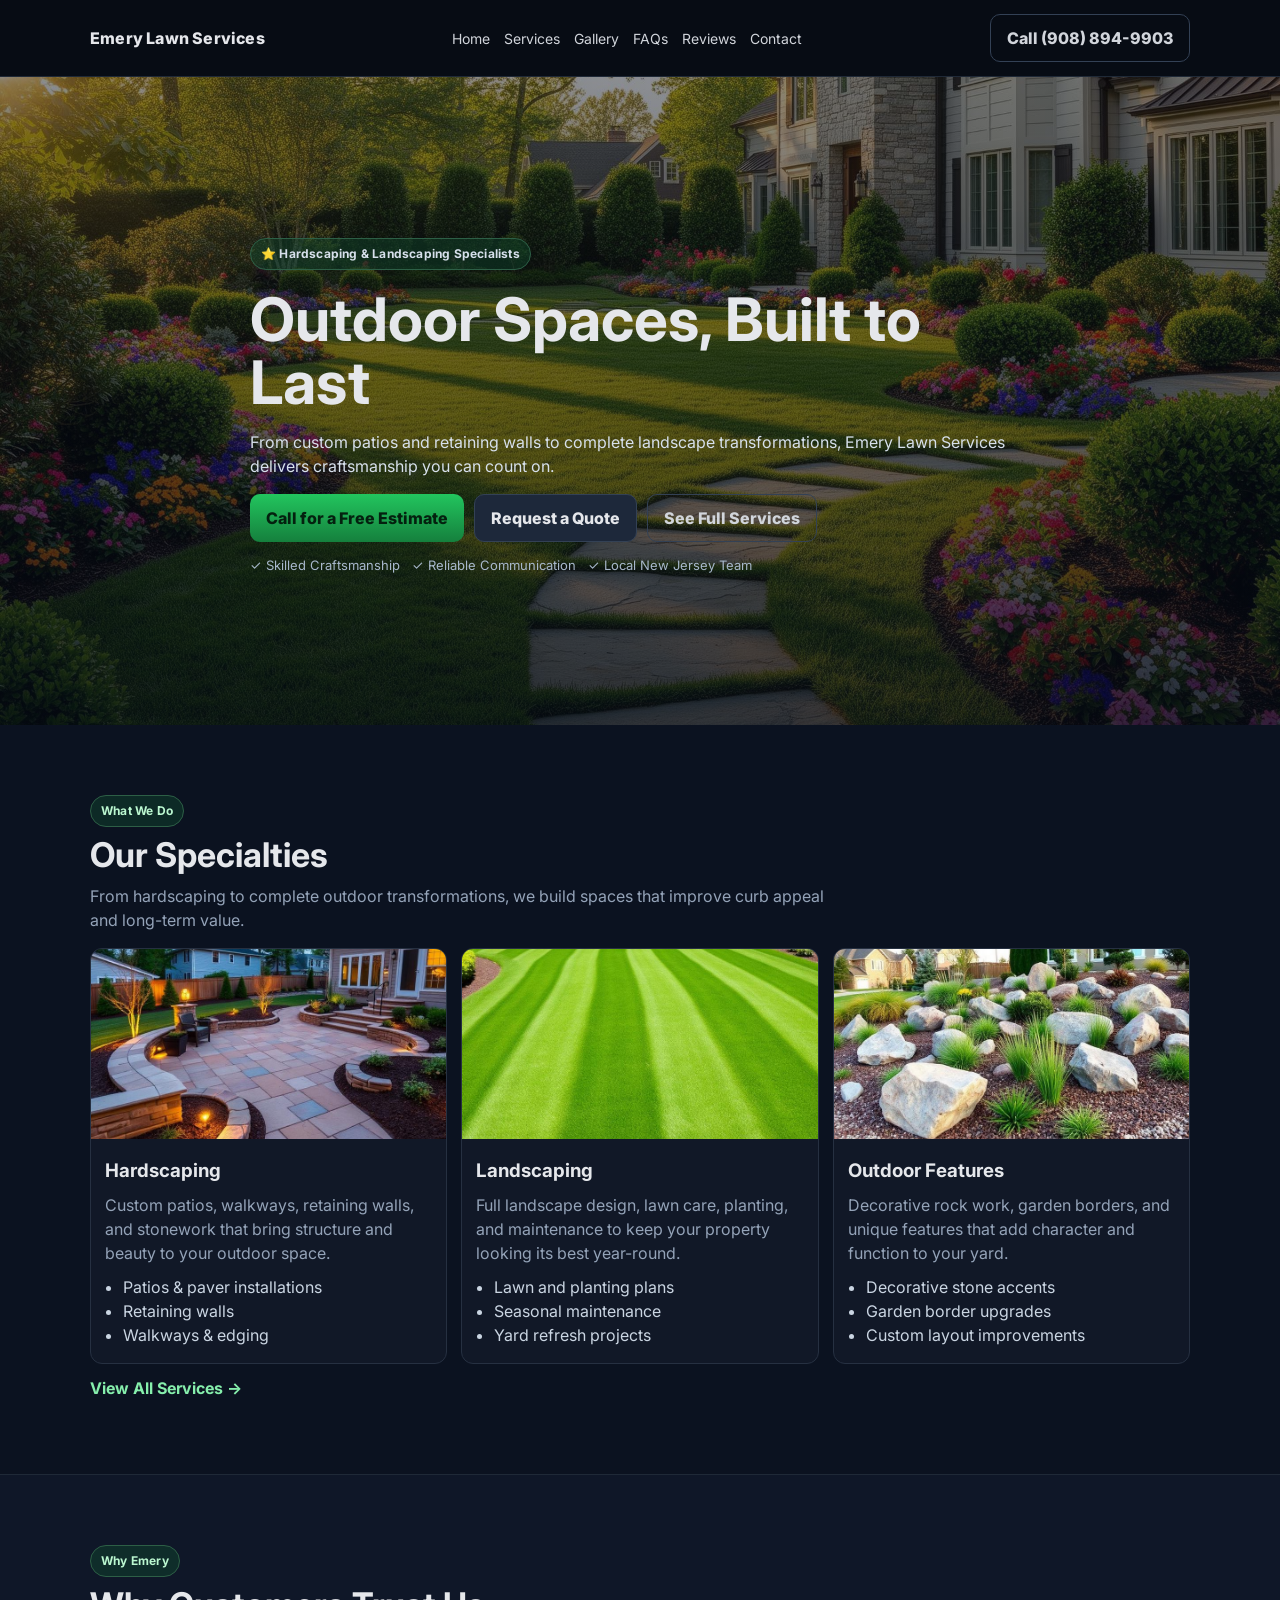
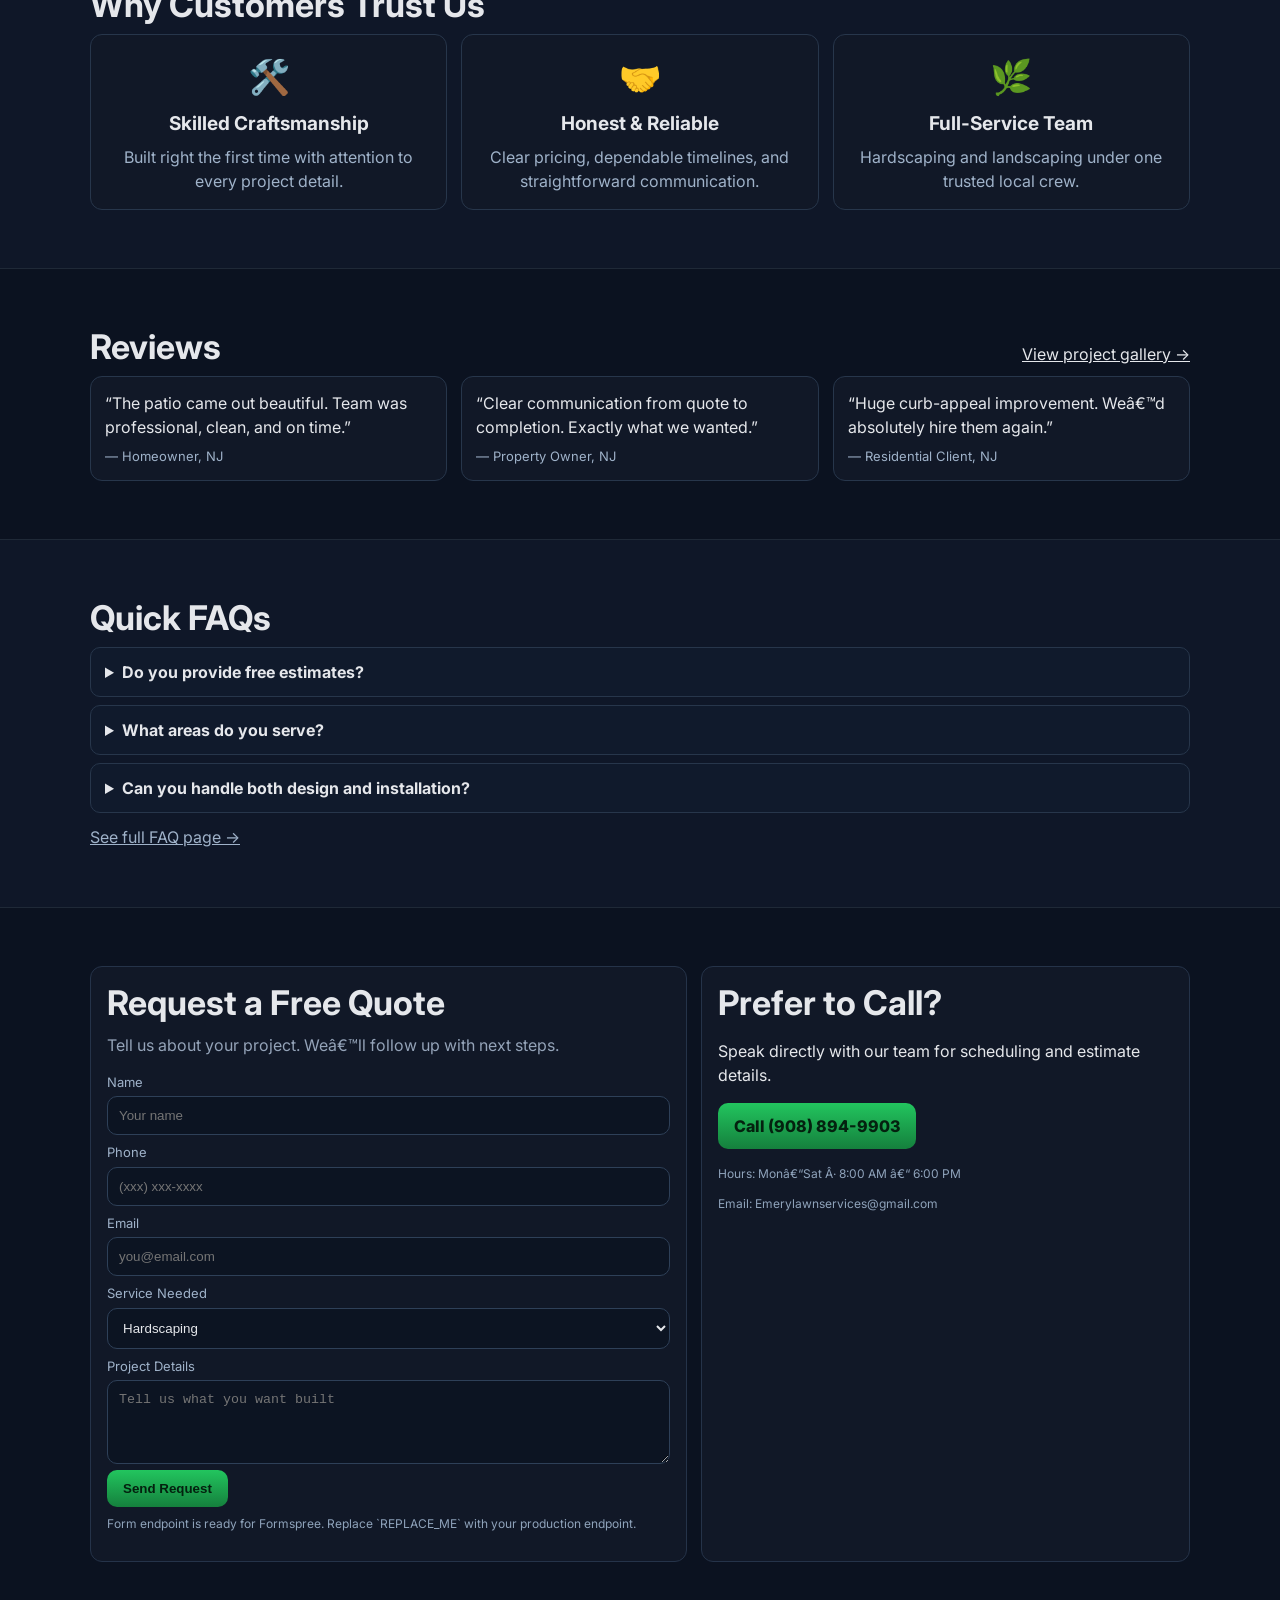
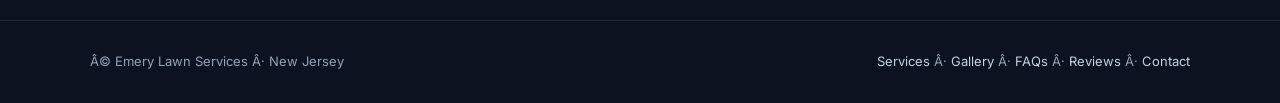
<file: index.html>
﻿<!doctype html>
<html lang="en">
<head>
  <meta charset="UTF-8" />
  <meta name="viewport" content="width=device-width, initial-scale=1" />
  <title>Emery Lawn Services | Landscaping & Hardscaping in New Jersey</title>
  <meta name="description" content="Emery Lawn Services delivers landscaping, hardscaping, and outdoor feature builds in New Jersey. Request a free estimate today." />
  <meta property="og:title" content="Emery Lawn Services" />
  <meta property="og:description" content="Landscaping, hardscaping, and outdoor transformations in New Jersey." />
  <meta property="og:type" content="website" />
  <meta property="og:image" content="./assets/hero-landscaping-CQI2bd4Q.jpg" />
  <meta name="twitter:card" content="summary_large_image" />
  <link rel="preconnect" href="https://fonts.googleapis.com">
  <link rel="preconnect" href="https://fonts.gstatic.com" crossorigin>
  <link href="https://fonts.googleapis.com/css2?family=Inter:wght@400;600;700;800&display=swap" rel="stylesheet">
  <link rel="stylesheet" href="./emery.css" />

  <!-- Replace with your real IDs -->
  <script>
    window.GA_MEASUREMENT_ID = "G-REPLACE_ME";
    window.META_PIXEL_ID = "REPLACE_ME";
  </script>
  <script async src="https://www.googletagmanager.com/gtag/js?id=G-REPLACE_ME"></script>
  <script>
    window.dataLayer = window.dataLayer || [];
    function gtag(){dataLayer.push(arguments);}
    gtag('js', new Date());
    gtag('config', window.GA_MEASUREMENT_ID);
  </script>
  <script>
    !function(f,b,e,v,n,t,s){if(f.fbq)return;n=f.fbq=function(){n.callMethod?
    n.callMethod.apply(n,arguments):n.queue.push(arguments)};if(!f._fbq)f._fbq=n;
    n.push=n;n.loaded=!0;n.version='2.0';n.queue=[];t=b.createElement(e);t.async=!0;
    t.src=v;s=b.getElementsByTagName(e)[0];s.parentNode.insertBefore(t,s)}(window, document,'script','https://connect.facebook.net/en_US/fbevents.js');
    fbq('init', window.META_PIXEL_ID);
    fbq('track', 'PageView');
  </script>

  <script type="application/ld+json">
  {
    "@context":"https://schema.org",
    "@type":"LocalBusiness",
    "name":"Emery Lawn Services",
    "description":"Landscaping and hardscaping specialists serving New Jersey.",
    "telephone":"+1-908-894-9903",
    "areaServed":"New Jersey",
    "serviceType":["Landscaping","Hardscaping","Outdoor Features"],
    "url":"https://hookpilothq.github.io/Emery-Lawn-Services/"
  }
  </script>
</head>
<body>
  <header class="topbar">
    <div class="container row topbar-inner">
      <div class="logo">Emery Lawn Services</div>
      <nav class="nav" aria-label="Main navigation">
        <a href="./index.html">Home</a>
        <a href="./services.html">Services</a>
        <a href="./gallery.html">Gallery</a>
        <a href="./faq.html">FAQs</a>
        <a href="./reviews.html">Reviews</a>
        <a href="./contact.html">Contact</a>
      </nav>
      <a class="btn ghost" href="tel:9088949903">Call (908) 894-9903</a>
    </div>
  </header>

  <section class="hero">
    <img class="hero-bg" src="./assets/hero-landscaping-CQI2bd4Q.jpg" alt="Emery Lawn Services landscaping project" loading="eager" />
    <div class="overlay"></div>
    <div class="container hero-content">
      <p class="eyebrow">⭐ Hardscaping & Landscaping Specialists</p>
      <h1>Outdoor Spaces, Built to Last</h1>
      <p>From custom patios and retaining walls to complete landscape transformations, Emery Lawn Services delivers craftsmanship you can count on.</p>
      <div class="cta-row">
        <a class="btn" href="tel:9088949903">Call for a Free Estimate</a>
        <a class="btn alt" href="./contact.html">Request a Quote</a>
        <a class="btn ghost" href="./services.html">See Full Services</a>
      </div>
      <div class="trust">
        <span>✓ Skilled Craftsmanship</span>
        <span>✓ Reliable Communication</span>
        <span>✓ Local New Jersey Team</span>
      </div>
    </div>
  </section>

  <section class="section">
    <div class="container">
      <p class="eyebrow" style="margin-bottom:8px">What We Do</p>
      <h2>Our Specialties</h2>
      <p class="subhead">From hardscaping to complete outdoor transformations, we build spaces that improve curb appeal and long-term value.</p>
      <div class="grid3">
        <article class="card">
          <img src="./assets/project-stone-CLmqYdzS.jpg" alt="Custom patio and hardscape" loading="lazy" />
          <h3>Hardscaping</h3>
          <p>Custom patios, walkways, retaining walls, and stonework that bring structure and beauty to your outdoor space.</p>
          <ul>
            <li>Patios & paver installations</li>
            <li>Retaining walls</li>
            <li>Walkways & edging</li>
          </ul>
        </article>
        <article class="card">
          <img src="./assets/project-lawn-B2X5x5i_.jpg" alt="Landscaping maintenance project" loading="lazy" />
          <h3>Landscaping</h3>
          <p>Full landscape design, lawn care, planting, and maintenance to keep your property looking its best year-round.</p>
          <ul>
            <li>Lawn and planting plans</li>
            <li>Seasonal maintenance</li>
            <li>Yard refresh projects</li>
          </ul>
        </article>
        <article class="card">
          <img src="./assets/project-rock-CG2MmcNn.jpg" alt="Decorative outdoor feature" loading="lazy" />
          <h3>Outdoor Features</h3>
          <p>Decorative rock work, garden borders, and unique features that add character and function to your yard.</p>
          <ul>
            <li>Decorative stone accents</li>
            <li>Garden border upgrades</li>
            <li>Custom layout improvements</li>
          </ul>
        </article>
      </div>
      <p style="margin-top:12px"><a href="./services.html" style="color:#86efac;font-weight:700;text-decoration:none">View All Services →</a></p>
    </div>
  </section>

  <section class="section alt">
    <div class="container">
      <p class="eyebrow" style="margin-bottom:8px">Why Emery</p>
      <h2>Why Customers Trust Us</h2>
      <div class="grid3 why-grid">
        <div class="why-item"><span>🛠️</span><h3>Skilled Craftsmanship</h3><p>Built right the first time with attention to every project detail.</p></div>
        <div class="why-item"><span>🤝</span><h3>Honest & Reliable</h3><p>Clear pricing, dependable timelines, and straightforward communication.</p></div>
        <div class="why-item"><span>🌿</span><h3>Full-Service Team</h3><p>Hardscaping and landscaping under one trusted local crew.</p></div>
      </div>
    </div>
  </section>

  <section class="section">
    <div class="container">
      <div class="row" style="margin-bottom:10px;align-items:flex-end">
        <h2 style="margin:0">Reviews</h2>
        <a href="./gallery.html">View project gallery →</a>
      </div>
      <div class="grid3">
        <article class="testimonial">
          <p>“The patio came out beautiful. Team was professional, clean, and on time.”</p>
          <div class="who">— Homeowner, NJ</div>
        </article>
        <article class="testimonial">
          <p>“Clear communication from quote to completion. Exactly what we wanted.”</p>
          <div class="who">— Property Owner, NJ</div>
        </article>
        <article class="testimonial">
          <p>“Huge curb-appeal improvement. Weâ€™d absolutely hire them again.”</p>
          <div class="who">— Residential Client, NJ</div>
        </article>
      </div>
    </div>
  </section>

  <section class="section alt faq">
    <div class="container">
      <h2>Quick FAQs</h2>
      <details>
        <summary>Do you provide free estimates?</summary>
        <p>Yes — we offer free estimates and clear scope recommendations before work begins.</p>
      </details>
      <details>
        <summary>What areas do you serve?</summary>
        <p>We serve homeowners and local properties across New Jersey.</p>
      </details>
      <details>
        <summary>Can you handle both design and installation?</summary>
        <p>Yes — we can support concept planning and full installation depending on your project goals.</p>
      </details>
      <p style="margin-top:12px"><a href="./faq.html">See full FAQ page →</a></p>
    </div>
  </section>

  <section id="contact" class="section">
    <div class="container contact-wrap">
      <div class="form">
        <h2>Request a Free Quote</h2>
        <p class="subhead">Tell us about your project. Weâ€™ll follow up with next steps.</p>
        <form action="https://formspree.io/f/REPLACE_ME" method="POST">
          <label for="name">Name</label>
          <input id="name" name="name" required placeholder="Your name" />

          <label for="phone">Phone</label>
          <input id="phone" name="phone" required placeholder="(xxx) xxx-xxxx" />

          <label for="email">Email</label>
          <input id="email" type="email" name="email" required placeholder="you@email.com" />

          <label for="service">Service Needed</label>
          <select id="service" name="service">
            <option>Hardscaping</option>
            <option>Landscaping</option>
            <option>Outdoor Features</option>
            <option>General Estimate</option>
          </select>

          <label for="details">Project Details</label>
          <textarea id="details" name="details" rows="4" placeholder="Tell us what you want built"></textarea>

          <button class="btn" type="submit">Send Request</button>
          <p class="helper">Form endpoint is ready for Formspree. Replace `REPLACE_ME` with your production endpoint.</p>
        </form>
      </div>
      <div class="form">
        <h2>Prefer to Call?</h2>
        <p>Speak directly with our team for scheduling and estimate details.</p>
        <p><a class="btn" href="tel:9088949903">Call (908) 894-9903</a></p>
        <p class="helper">Hours: Monâ€“Sat Â· 8:00 AM â€“ 6:00 PM</p>
        <p class="helper">Email: Emerylawnservices@gmail.com</p>
      </div>
    </div>
  </section>

  <footer class="footer">
    <div class="container row">
      <p>Â© Emery Lawn Services Â· New Jersey</p>
      <p>
        <a href="./services.html">Services</a> Â·
        <a href="./gallery.html">Gallery</a> Â·
        <a href="./faq.html">FAQs</a> Â·
        <a href="./reviews.html">Reviews</a> Â·
        <a href="./contact.html">Contact</a>
      </p>
    </div>
  </footer>
</body>
</html>
</file>
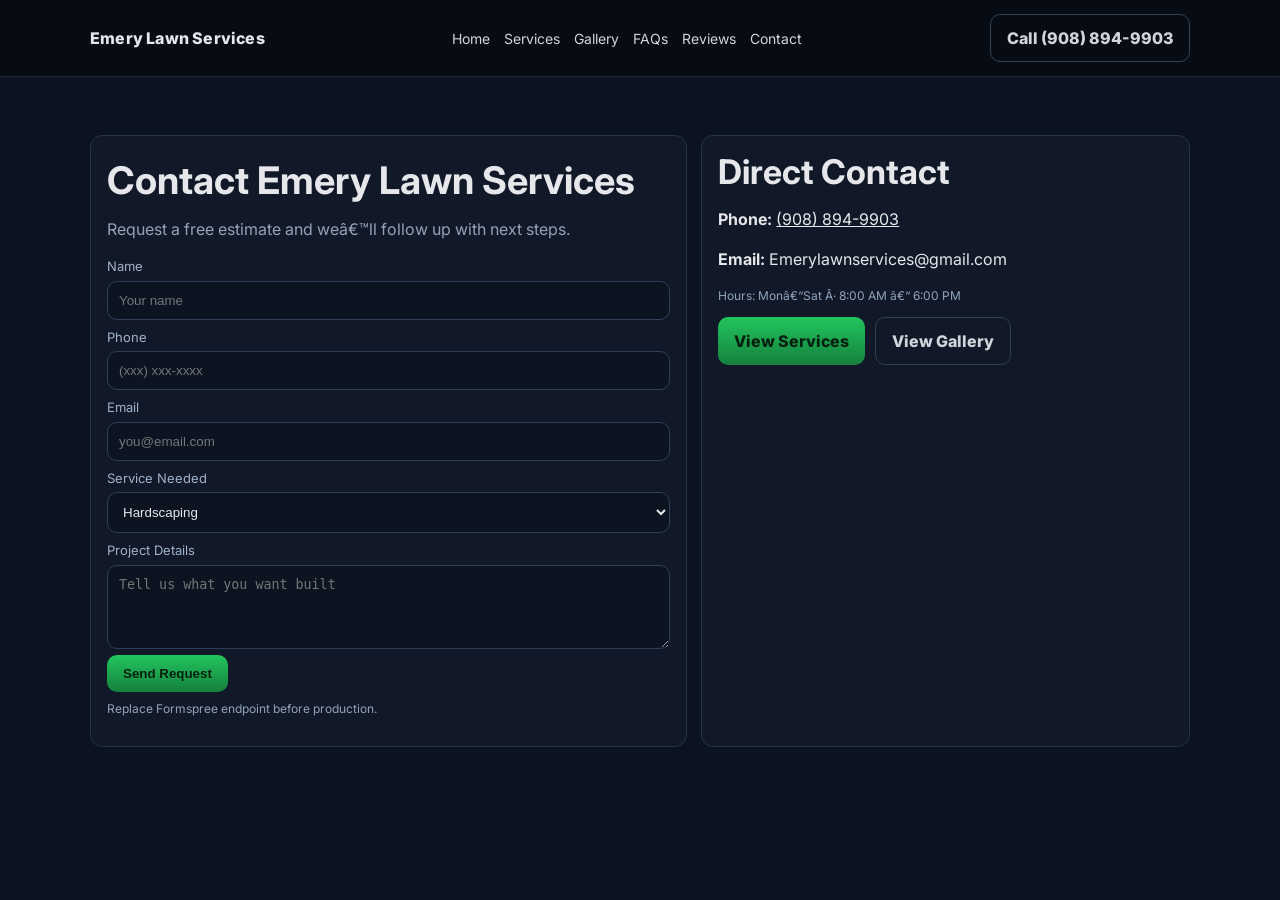
<file: contact.html>
﻿<!doctype html>
<html lang="en">
<head>
  <meta charset="UTF-8" />
  <meta name="viewport" content="width=device-width, initial-scale=1" />
  <title>Contact | Emery Lawn Services</title>
  <meta name="description" content="Contact Emery Lawn Services for a free landscaping or hardscaping estimate." />
  <link href="https://fonts.googleapis.com/css2?family=Inter:wght@400;600;700;800&display=swap" rel="stylesheet">
  <link rel="stylesheet" href="./emery.css" />
</head>
<body>
  <header class="topbar">
    <div class="container row topbar-inner">
      <div class="logo">Emery Lawn Services</div>
      <nav class="nav">
        <a href="./index.html">Home</a>
        <a href="./services.html">Services</a>
        <a href="./gallery.html">Gallery</a>
        <a href="./faq.html">FAQs</a>
        <a href="./reviews.html">Reviews</a>
        <a href="./contact.html">Contact</a>
      </nav>
      <a class="btn ghost" href="tel:9088949903">Call (908) 894-9903</a>
    </div>
  </header>

  <section class="section">
    <div class="container contact-wrap">
      <div class="form">
        <h1 style="font-size:38px;margin:0 0 8px">Contact Emery Lawn Services</h1>
        <p class="subhead">Request a free estimate and weâ€™ll follow up with next steps.</p>

        <form action="https://formspree.io/f/REPLACE_ME" method="POST">
          <label for="name">Name</label>
          <input id="name" name="name" required placeholder="Your name" />

          <label for="phone">Phone</label>
          <input id="phone" name="phone" required placeholder="(xxx) xxx-xxxx" />

          <label for="email">Email</label>
          <input id="email" type="email" name="email" required placeholder="you@email.com" />

          <label for="service">Service Needed</label>
          <select id="service" name="service">
            <option>Hardscaping</option>
            <option>Landscaping</option>
            <option>Outdoor Features</option>
            <option>General Estimate</option>
          </select>

          <label for="details">Project Details</label>
          <textarea id="details" name="details" rows="4" placeholder="Tell us what you want built"></textarea>

          <button class="btn" type="submit">Send Request</button>
          <p class="helper">Replace Formspree endpoint before production.</p>
        </form>
      </div>

      <div class="form">
        <h2>Direct Contact</h2>
        <p><strong>Phone:</strong> <a href="tel:9088949903">(908) 894-9903</a></p>
        <p><strong>Email:</strong> Emerylawnservices@gmail.com</p>
        <p class="helper">Hours: Monâ€“Sat Â· 8:00 AM â€“ 6:00 PM</p>
        <div class="cta-row" style="margin-top:10px">
          <a class="btn" href="./services.html">View Services</a>
          <a class="btn ghost" href="./gallery.html">View Gallery</a>
        </div>
      </div>
    </div>
  </section>
</body>
</html>
</file>
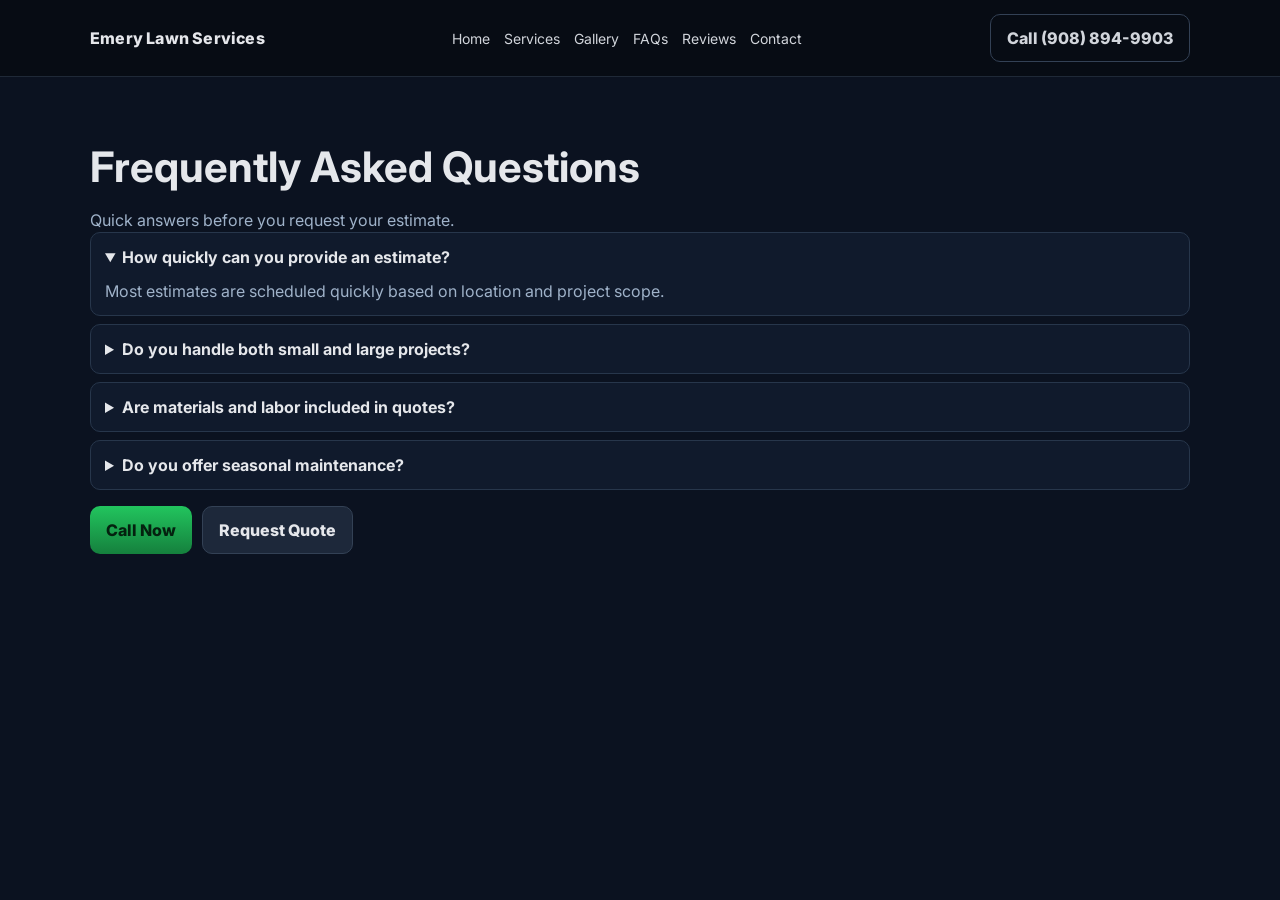
<file: faq.html>
﻿<!doctype html>
<html lang="en">
<head>
  <meta charset="UTF-8" />
  <meta name="viewport" content="width=device-width, initial-scale=1" />
  <title>FAQs | Emery Lawn Services</title>
  <meta name="description" content="Frequently asked questions about Emery Lawn Services projects, timelines, and estimates." />
  <link href="https://fonts.googleapis.com/css2?family=Inter:wght@400;600;700;800&display=swap" rel="stylesheet">
  <link rel="stylesheet" href="./emery.css" />
</head>
<body>
  <header class="topbar">
    <div class="container row topbar-inner">
      <div class="logo">Emery Lawn Services</div>
      <nav class="nav">
        <a href="./index.html">Home</a>
        <a href="./services.html">Services</a>
        <a href="./gallery.html">Gallery</a>
        <a href="./faq.html">FAQs</a>
        <a href="./reviews.html">Reviews</a>
        <a href="./contact.html">Contact</a>
      </nav>
      <a class="btn ghost" href="tel:9088949903">Call (908) 894-9903</a>
    </div>
  </header>

  <section class="section faq">
    <div class="container">
      <h1 style="font-size:42px;margin:0 0 8px">Frequently Asked Questions</h1>
      <p class="subhead">Quick answers before you request your estimate.</p>
      <details open>
        <summary>How quickly can you provide an estimate?</summary>
        <p>Most estimates are scheduled quickly based on location and project scope.</p>
      </details>
      <details>
        <summary>Do you handle both small and large projects?</summary>
        <p>Yes. We support focused upgrades and full-property transformations.</p>
      </details>
      <details>
        <summary>Are materials and labor included in quotes?</summary>
        <p>Quotes include scope details so you know exactly whatâ€™s included up front.</p>
      </details>
      <details>
        <summary>Do you offer seasonal maintenance?</summary>
        <p>Yes. We can discuss recurring maintenance based on your property needs.</p>
      </details>
      <div class="cta-row" style="margin-top:16px">
        <a class="btn" href="tel:9088949903">Call Now</a>
        <a class="btn alt" href="./index.html#contact">Request Quote</a>
      </div>
    </div>
  </section>
</body>
</html>
</file>
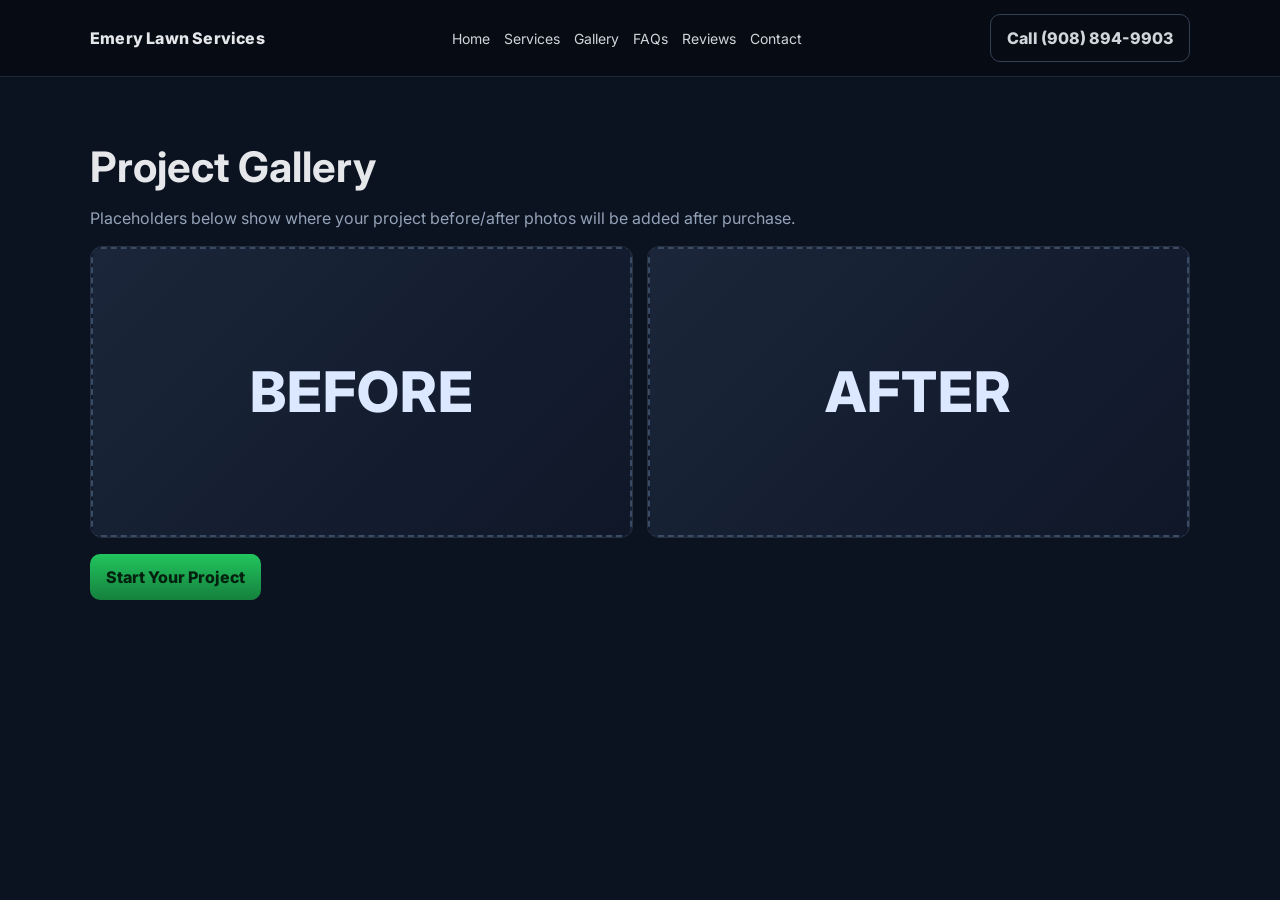
<file: gallery.html>
﻿<!doctype html>
<html lang="en">
<head>
  <meta charset="UTF-8" />
  <meta name="viewport" content="width=device-width, initial-scale=1" />
  <title>Gallery | Emery Lawn Services</title>
  <meta name="description" content="Project gallery showcasing Emery Lawn Services landscaping and hardscaping work in New Jersey." />
  <link href="https://fonts.googleapis.com/css2?family=Inter:wght@400;600;700;800&display=swap" rel="stylesheet">
  <link rel="stylesheet" href="./emery.css" />
</head>
<body>
  <header class="topbar">
    <div class="container row topbar-inner">
      <div class="logo">Emery Lawn Services</div>
      <nav class="nav">
        <a href="./index.html">Home</a>
        <a href="./services.html">Services</a>
        <a href="./gallery.html">Gallery</a>
        <a href="./faq.html">FAQs</a>
        <a href="./reviews.html">Reviews</a>
        <a href="./contact.html">Contact</a>
      </nav>
      <a class="btn ghost" href="tel:9088949903">Call (908) 894-9903</a>
    </div>
  </header>

  <section class="section">
    <div class="container">
      <h1 style="font-size:42px;margin:0 0 8px">Project Gallery</h1>
      <p class="subhead">Placeholders below show where your project before/after photos will be added after purchase.</p>
      <div class="grid2">
        <article class="card placeholder-card"><div class="placeholder-image">Before</div></article>
        <article class="card placeholder-card"><div class="placeholder-image">After</div></article>
      </div>
      <div class="cta-row" style="margin-top:16px">
        <a class="btn" href="tel:9088949903">Start Your Project</a>
      </div>
    </div>
  </section>
</body>
</html>
</file>
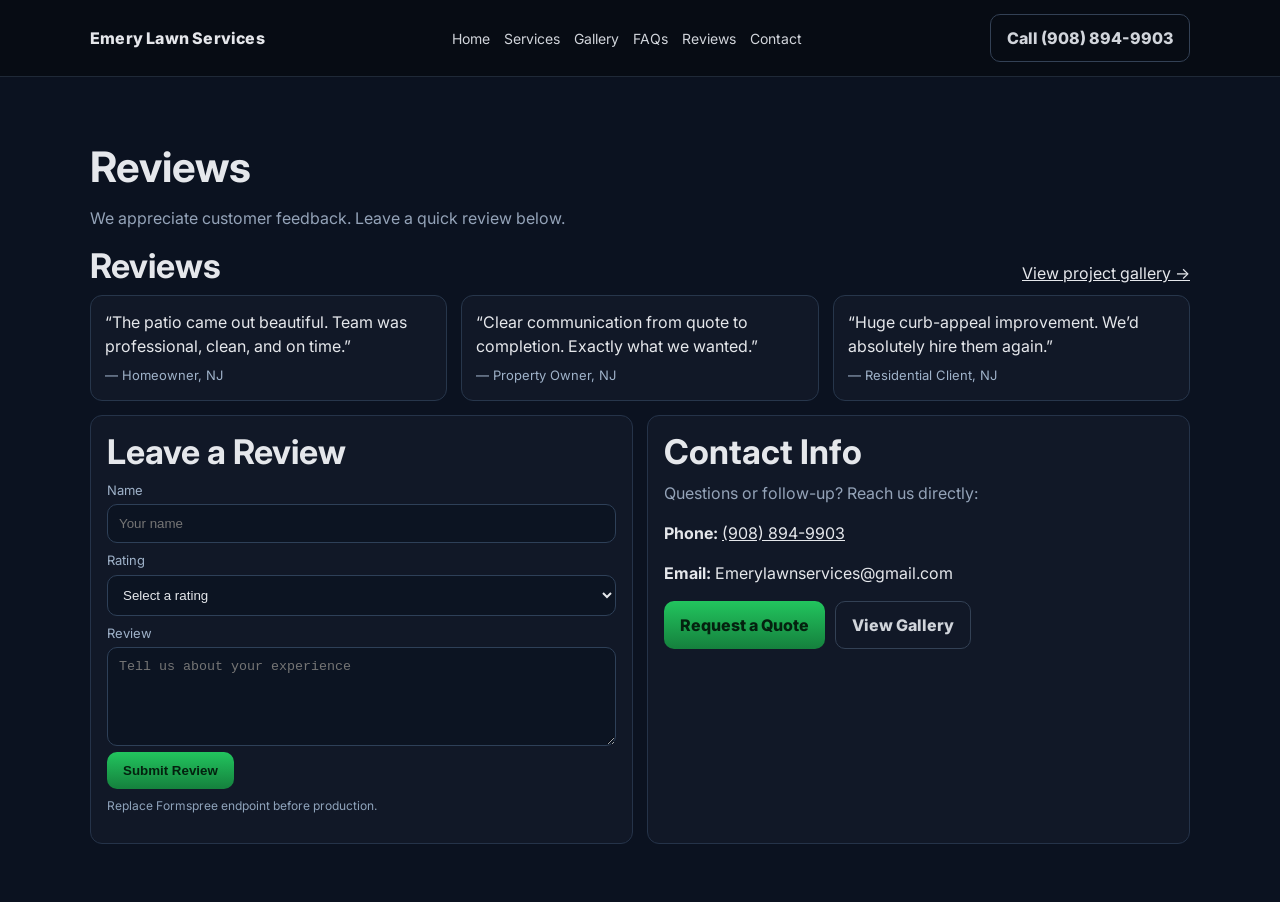
<file: reviews.html>
﻿<!doctype html>
<html lang="en">
<head>
  <meta charset="UTF-8" />
  <meta name="viewport" content="width=device-width, initial-scale=1" />
  <title>Reviews | Emery Lawn Services</title>
  <meta name="description" content="Read and submit reviews for Emery Lawn Services." />
  <link href="https://fonts.googleapis.com/css2?family=Inter:wght@400;600;700;800&display=swap" rel="stylesheet">
  <link rel="stylesheet" href="./emery.css" />
</head>
<body>
  <header class="topbar">
    <div class="container row topbar-inner">
      <div class="logo">Emery Lawn Services</div>
      <nav class="nav">
        <a href="./index.html">Home</a>
        <a href="./services.html">Services</a>
        <a href="./gallery.html">Gallery</a>
        <a href="./faq.html">FAQs</a>
        <a href="./reviews.html">Reviews</a>
        <a href="./contact.html">Contact</a>
      </nav>
      <a class="btn ghost" href="tel:9088949903">Call (908) 894-9903</a>
    </div>
  </header>

  <section class="section">
    <div class="container">
      <h1 style="font-size:42px;margin:0 0 8px">Reviews</h1>
      <p class="subhead">We appreciate customer feedback. Leave a quick review below.</p>

      <div class="row" style="margin:6px 0 10px;align-items:flex-end">
        <h2 style="margin:0">Reviews</h2>
        <a href="./gallery.html">View project gallery →</a>
      </div>
      <div class="grid3" style="margin-bottom:14px">
        <article class="testimonial">
          <p>“The patio came out beautiful. Team was professional, clean, and on time.”</p>
          <div class="who">— Homeowner, NJ</div>
        </article>
        <article class="testimonial">
          <p>“Clear communication from quote to completion. Exactly what we wanted.”</p>
          <div class="who">— Property Owner, NJ</div>
        </article>
        <article class="testimonial">
          <p>“Huge curb-appeal improvement. We’d absolutely hire them again.”</p>
          <div class="who">— Residential Client, NJ</div>
        </article>
      </div>

      <div class="grid2">
        <article class="form">
          <h2>Leave a Review</h2>
          <form action="https://formspree.io/f/REPLACE_ME" method="POST">
            <label for="r-name">Name</label>
            <input id="r-name" name="name" required placeholder="Your name" />

            <label for="r-rating">Rating</label>
            <select id="r-rating" name="rating" required>
              <option value="">Select a rating</option>
              <option>⭐⭐⭐⭐⭐</option>
              <option>⭐⭐⭐⭐</option>
              <option>⭐⭐⭐</option>
              <option>⭐⭐</option>
              <option>⭐</option>
            </select>

            <label for="r-message">Review</label>
            <textarea id="r-message" name="review" rows="5" required placeholder="Tell us about your experience"></textarea>

            <button class="btn" type="submit">Submit Review</button>
            <p class="helper">Replace Formspree endpoint before production.</p>
          </form>
        </article>

        <article class="form">
          <h2>Contact Info</h2>
          <p class="subhead">Questions or follow-up? Reach us directly:</p>
          <p><strong>Phone:</strong> <a href="tel:9088949903">(908) 894-9903</a></p>
          <p><strong>Email:</strong> Emerylawnservices@gmail.com</p>
          <div class="cta-row" style="margin-top:10px">
            <a class="btn" href="./contact.html">Request a Quote</a>
            <a class="btn ghost" href="./gallery.html">View Gallery</a>
          </div>
        </article>
      </div>
    </div>
  </section>
</body>
</html>
</file>
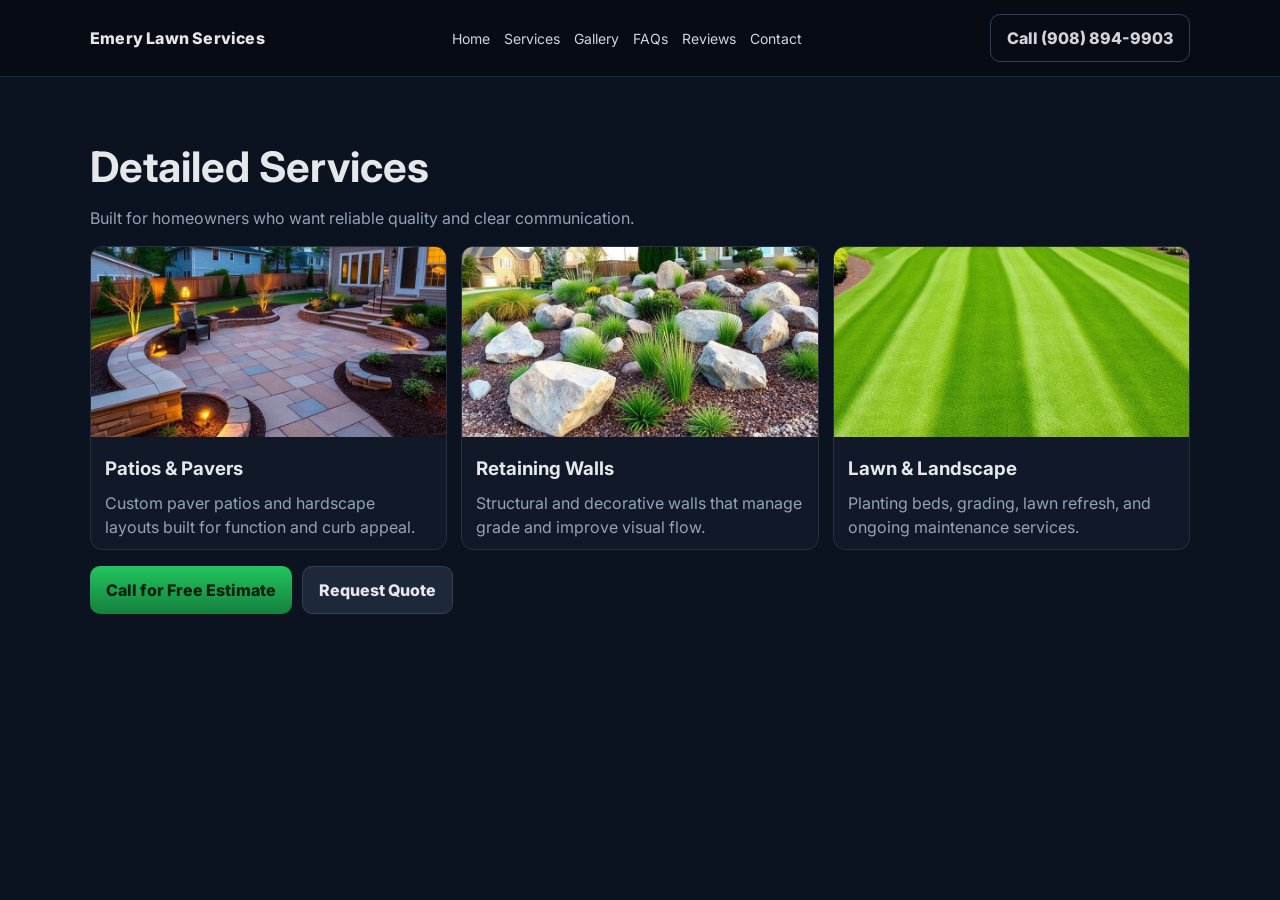
<file: services.html>
﻿<!doctype html>
<html lang="en">
<head>
  <meta charset="UTF-8" />
  <meta name="viewport" content="width=device-width, initial-scale=1" />
  <title>Services | Emery Lawn Services NJ</title>
  <meta name="description" content="Explore Emery Lawn Services hardscaping, landscaping, and outdoor feature services in New Jersey." />
  <link href="https://fonts.googleapis.com/css2?family=Inter:wght@400;600;700;800&display=swap" rel="stylesheet">
  <link rel="stylesheet" href="./emery.css" />
</head>
<body>
  <header class="topbar">
    <div class="container row topbar-inner">
      <div class="logo">Emery Lawn Services</div>
      <nav class="nav">
        <a href="./index.html">Home</a>
        <a href="./services.html">Services</a>
        <a href="./gallery.html">Gallery</a>
        <a href="./faq.html">FAQs</a>
        <a href="./reviews.html">Reviews</a>
        <a href="./contact.html">Contact</a>
      </nav>
      <a class="btn ghost" href="tel:9088949903">Call (908) 894-9903</a>
    </div>
  </header>

  <section class="section">
    <div class="container">
      <h1 style="font-size:42px;margin:0 0 8px">Detailed Services</h1>
      <p class="subhead">Built for homeowners who want reliable quality and clear communication.</p>
      <div class="grid3">
        <article class="card"><img src="./assets/project-stone-CLmqYdzS.jpg" alt="Patio installation" /><h3>Patios & Pavers</h3><p>Custom paver patios and hardscape layouts built for function and curb appeal.</p></article>
        <article class="card"><img src="./assets/project-rock-CG2MmcNn.jpg" alt="Retaining wall project" /><h3>Retaining Walls</h3><p>Structural and decorative walls that manage grade and improve visual flow.</p></article>
        <article class="card"><img src="./assets/project-lawn-B2X5x5i_.jpg" alt="Lawn and landscaping" /><h3>Lawn & Landscape</h3><p>Planting beds, grading, lawn refresh, and ongoing maintenance services.</p></article>
      </div>
      <div class="cta-row" style="margin-top:16px">
        <a class="btn" href="tel:9088949903">Call for Free Estimate</a>
        <a class="btn alt" href="./index.html#contact">Request Quote</a>
      </div>
    </div>
  </section>
</body>
</html>
</file>
<file: emery.css>
﻿:root{
  --bg:#0b1220;
  --bg-2:#0f1728;
  --panel:#111827;
  --line:#263041;
  --text:#e5e7eb;
  --muted:#94a3b8;
  --brand:#22c55e;
  --brand-dark:#15803d;
  --accent:#38bdf8;
}
*{box-sizing:border-box}
html,body{margin:0;padding:0}
body{font-family:Inter,Segoe UI,Arial,sans-serif;background:var(--bg);color:var(--text);line-height:1.5}
a{color:inherit}
.container{width:min(1100px,92%);margin:0 auto}
.row{display:flex;justify-content:space-between;align-items:center;gap:12px}

.topbar{position:sticky;top:0;z-index:30;background:rgba(8,12,20,.92);backdrop-filter:blur(8px);border-bottom:1px solid #1f2937}
.topbar-inner{padding:14px 0}
.logo{font-weight:800;letter-spacing:.2px}
.nav{display:flex;gap:14px;align-items:center;flex-wrap:wrap}
.nav a{text-decoration:none;color:#d1d5db;font-size:14px}
.nav a:hover{color:#fff}

.btn{display:inline-flex;align-items:center;justify-content:center;padding:11px 16px;border-radius:10px;background:linear-gradient(180deg,var(--brand),var(--brand-dark));color:#04210f;text-decoration:none;font-weight:800;border:0;cursor:pointer}
.btn:hover{filter:brightness(1.05)}
.btn.ghost{background:transparent;color:#d1d5db;border:1px solid #334155}
.btn.alt{background:#1d283a;color:#e5e7eb;border:1px solid #334155}
.hero{position:relative;min-height:72vh;display:flex;align-items:center;overflow:hidden}
.hero-bg{position:absolute;inset:0;width:100%;height:100%;object-fit:cover}
.overlay{position:absolute;inset:0;background:linear-gradient(180deg,rgba(5,10,20,.45),rgba(5,10,20,.76))}
.hero-content{position:relative;z-index:1;max-width:780px;padding:84px 0}
.eyebrow{display:inline-block;color:#bbf7d0;background:rgba(16,72,46,.45);border:1px solid #2d5f46;padding:6px 10px;border-radius:999px;font-size:12px;font-weight:700;margin-bottom:10px;letter-spacing:.2px}
.hero h1{font-size:clamp(34px,6vw,60px);margin:8px 0 10px;line-height:1.05}
.hero p{color:#d7e0ec;max-width:760px}
.cta-row{display:flex;gap:10px;flex-wrap:wrap;margin-top:16px}
.trust{display:flex;gap:12px;flex-wrap:wrap;margin-top:14px;color:#a8b8cc;font-size:13px}

.section{padding:58px 0}
.section h2{margin:0 0 10px;font-size:34px;line-height:1.15}
.subhead{color:var(--muted);max-width:760px;margin:0 0 16px}

.grid3{display:grid;grid-template-columns:repeat(3,1fr);gap:14px}
.grid2{display:grid;grid-template-columns:repeat(2,1fr);gap:14px}
.card{background:var(--panel);border:1px solid var(--line);border-radius:12px;overflow:hidden}
.card img{width:100%;height:190px;object-fit:cover}
.card h3,.card p,.card ul{padding:0 14px}
.card h3{margin:12px 0 8px}
.card p{color:var(--muted);margin:0 0 10px}
.card ul{margin:0 0 16px 18px;color:#cad5e2}

.alt{background:var(--bg-2);border-top:1px solid #1f2937;border-bottom:1px solid #1f2937}
.simple .chip{background:#111827;border:1px solid #263041;border-radius:12px;padding:14px;text-align:center;font-weight:600}

.kpis{display:grid;grid-template-columns:repeat(4,1fr);gap:10px}
.kpi{background:#121c2d;border:1px solid #2a3950;border-radius:12px;padding:14px;text-align:center}
.kpi strong{display:block;font-size:24px;color:#d1fae5}
.kpi span{color:#9fb2c9;font-size:13px}

.testimonial{background:#111827;border:1px solid #27364b;border-radius:12px;padding:14px}
.testimonial p{margin:0 0 8px}
.testimonial .who{color:#9fb2c9;font-size:13px}

.faq details{background:#101a2c;border:1px solid #27364b;border-radius:10px;padding:12px 14px}
.faq details+details{margin-top:8px}
.faq summary{cursor:pointer;font-weight:700}
.faq p{color:#9fb2c9;margin:10px 0 0}

.contact-wrap{display:grid;grid-template-columns:1.1fr .9fr;gap:14px}
.form{background:#111827;border:1px solid #253349;border-radius:12px;padding:16px}
label{display:block;font-size:13px;color:#9fb2c9;margin:8px 0 4px}
input,textarea,select{width:100%;background:#0c1422;color:#e5e7eb;border:1px solid #2e4058;border-radius:10px;padding:11px}
.helper{font-size:12px;color:#8fa3bb;margin-top:8px}

.footer{padding:18px 0;border-top:1px solid #1f2937;color:#94a3b8;font-size:13px}
.footer a{text-decoration:none;color:#c4d2e3}

.why-grid{margin-top:8px}
.why-item{background:#111827;border:1px solid #27364b;border-radius:12px;padding:16px;text-align:center}
.why-item span{font-size:34px;display:block;margin-bottom:8px}
.why-item h3{margin:0 0 6px;font-size:19px}
.why-item p{margin:0;color:#9fb2c9}

.placeholder-card{overflow:hidden}
.placeholder-image{height:290px;display:flex;align-items:center;justify-content:center;background:linear-gradient(135deg,#1b263a,#0f1728);border:2px dashed #3a4b66;color:#dbe8ff;font-size:56px;font-weight:800;letter-spacing:1px;text-transform:uppercase}

@media(max-width:980px){
  .grid3,.kpis,.grid2,.contact-wrap{grid-template-columns:1fr}
  .hero{min-height:58vh}
  .hero-content{padding:64px 0}
  .topbar-inner{flex-wrap:wrap}
  .nav{display:flex;width:100%;order:3;justify-content:flex-start;gap:10px;margin-top:8px}
  .nav a{font-size:13px;padding:4px 0}
}
</file>
